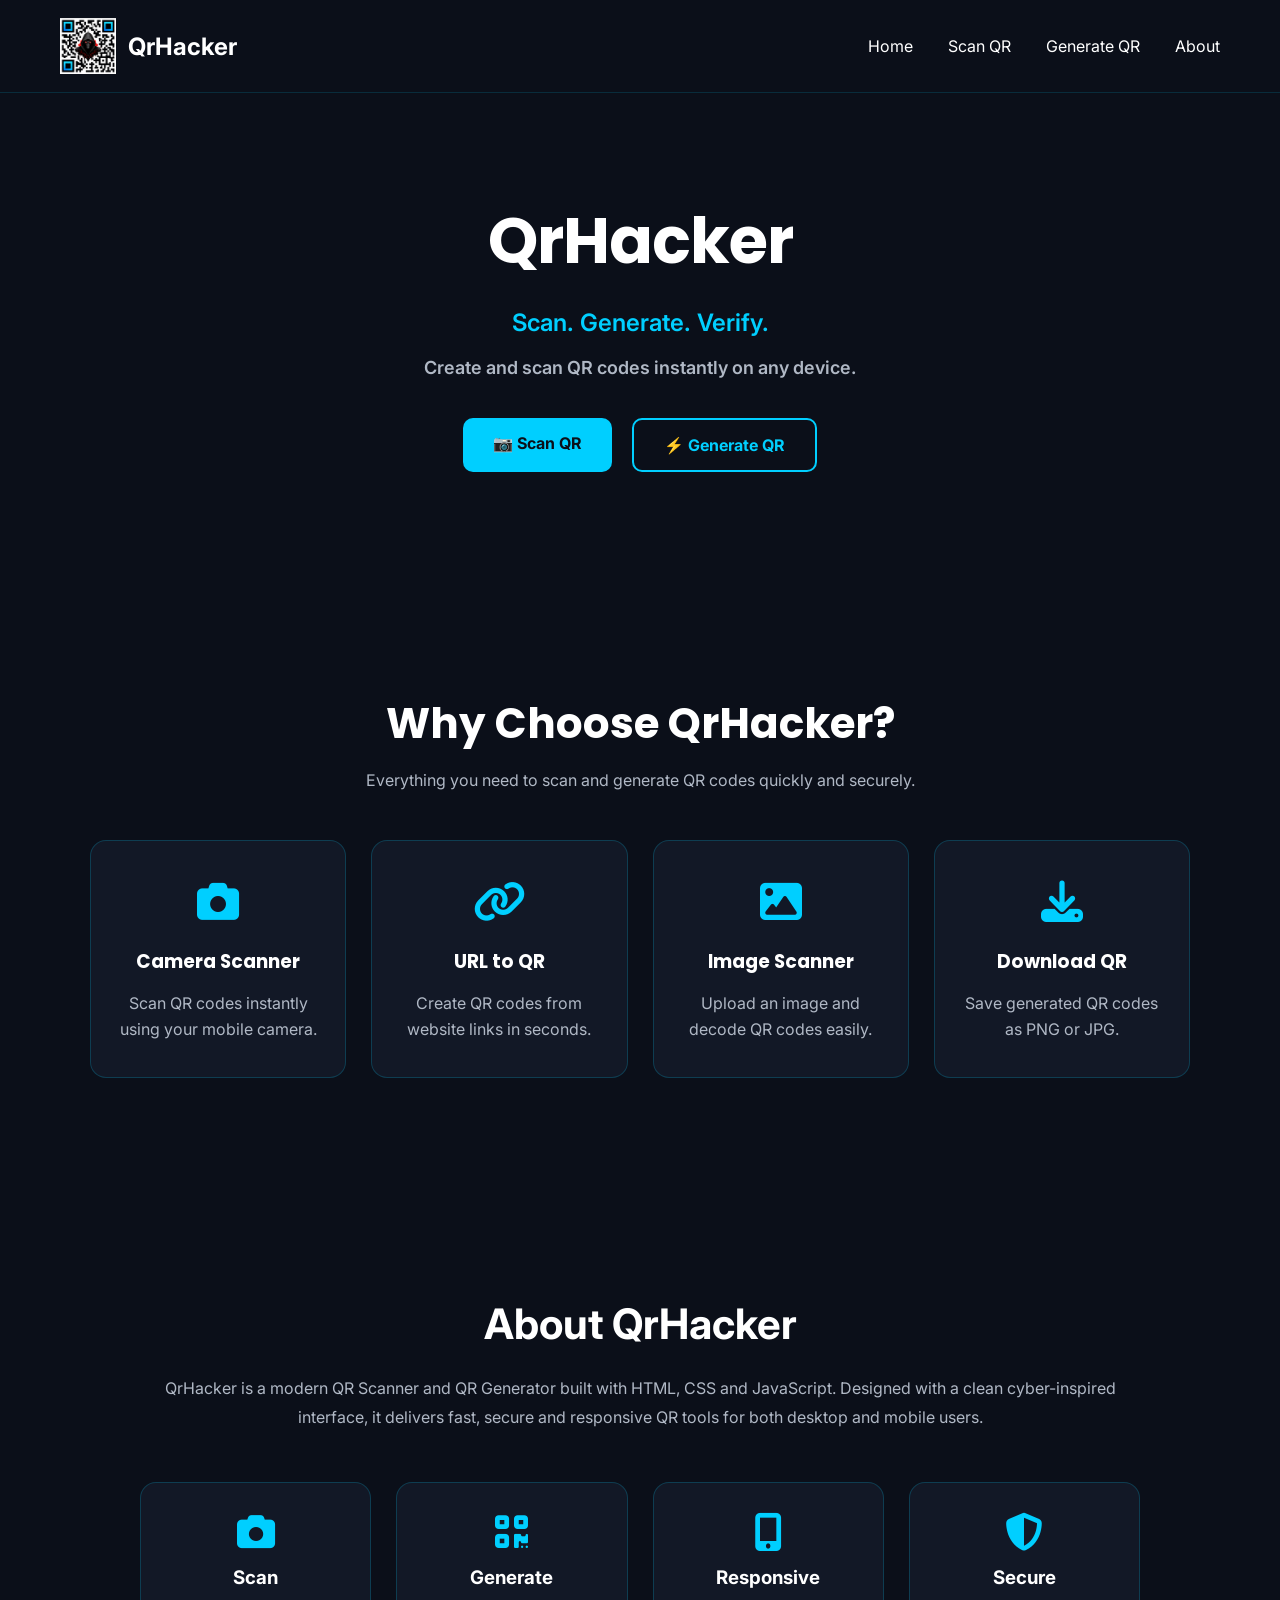
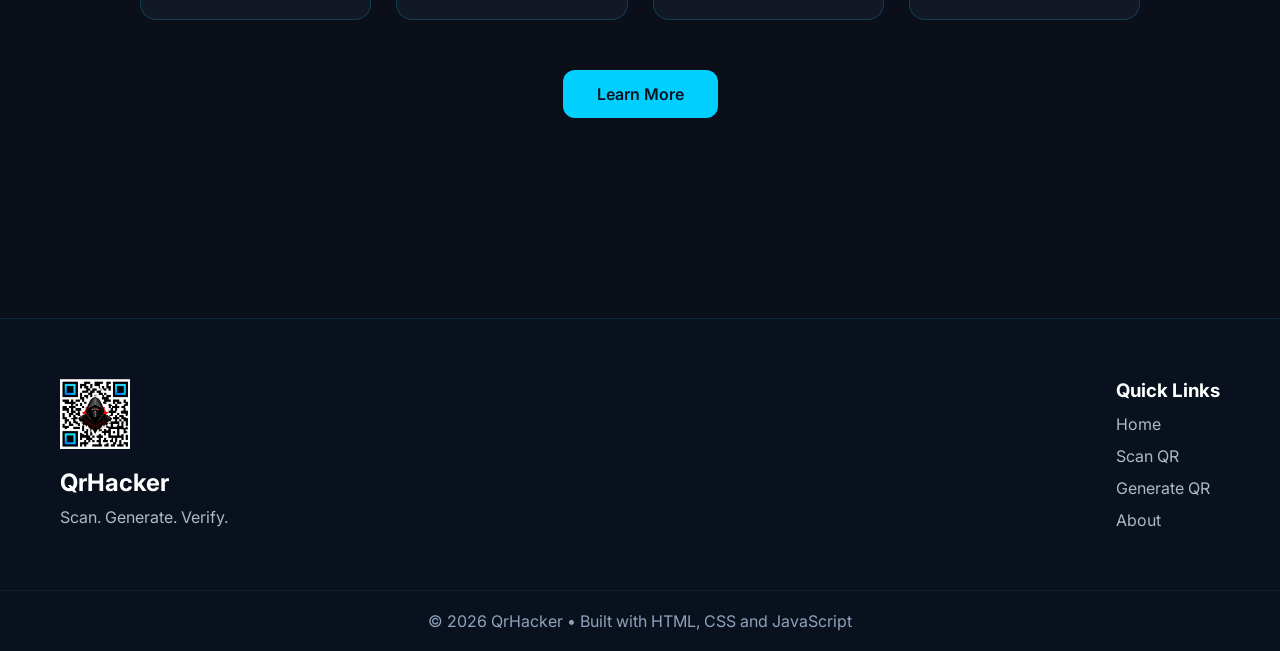
<file: index.html>
<!DOCTYPE html>
<html lang="en">

<head>
    <!-- Basic Website Information -->
    <meta charset="UTF-8">
    <meta name="viewport" content="width=device-width, initial-scale=1.0">

    <!-- Website Title -->
    <title>QrHacker</title>

    <!-- Google Fonts -->
<link rel="preconnect" href="https://fonts.googleapis.com">
<link rel="preconnect" href="https://fonts.gstatic.com" crossorigin>

<link href="https://fonts.googleapis.com/css2?family=Inter:wght@400;500;600&family=Poppins:wght@600;700;800&display=swap" rel="stylesheet">
<!-- Font Awesome Icons -->
<link rel="stylesheet"
      href="https://cdnjs.cloudflare.com/ajax/libs/font-awesome/6.7.2/css/all.min.css">
    <!-- Website Styles -->
    <link rel="stylesheet" href="css/style.css">
</head>

<body>

    <header class="navbar">

    <div class="logo">

        <!-- Temporary Logo -->
       <img src="assets/logo/qrhacker-logo.png"
     alt="QrHacker Logo"
     class="logo-image">

        <h1>QrHacker</h1>

    </div>

    <nav>

    <div class="menu-toggle" id="mobile-menu">
        <span></span>
        <span></span>
        <span></span>
    </div>

    <ul class="nav-links" id="nav-links">
        <li><a href="index.html">Home</a></li>
        <li><a href="scan.html">Scan QR</a></li>
        <li><a href="generate.html">Generate QR</a></li>
        <li><a href="about.html">About</a></li>
    </ul>

</nav>

</header>



<section class="hero hidden">

    <h2>QrHacker</h2>

    <p>
        Scan. Generate. Verify.
    </p>

    <p class="hero-description">
        Create and scan QR codes instantly on any device.
    </p>
    <div class="hero-buttons">

    <a href="scan.html" class="btn-primary">
        📷 Scan QR
    </a>

    <a href="generate.html" class="btn-secondary">
        ⚡ Generate QR
    </a>

</div>

</section>

<!-- ==========================================
     FEATURES
========================================== -->

<section class="features hidden">

    <h2>Why Choose QrHacker?</h2>

    <p class="features-subtitle">
        Everything you need to scan and generate QR codes quickly and securely.
    </p>

    <div class="features-grid">

        <div class="feature-card">
            <div class="feature-icon">
    <i class="fa-solid fa-camera"></i>
</div>
            <h3>Camera Scanner</h3>
            <p>Scan QR codes instantly using your mobile camera.</p>
        </div>

        <div class="feature-card">
            <div class="feature-icon">
    <i class="fa-solid fa-link"></i>
</div>
            <h3>URL to QR</h3>
            <p>Create QR codes from website links in seconds.</p>
        </div>

        <div class="feature-card">
            <div class="feature-icon">
    <i class="fa-solid fa-image"></i>
</div>
            <h3>Image Scanner</h3>
            <p>Upload an image and decode QR codes easily.</p>
        </div>

        <div class="feature-card">
            <div class="feature-icon">
    <i class="fa-solid fa-download"></i>
</div>
            <h3>Download QR</h3>
            <p>Save generated QR codes as PNG or JPG.</p>
        </div>

    </div>

</section>
<!-- ==========================================
     ABOUT PREVIEW
========================================== -->

<section class="about-preview hidden">

    <div class="about-preview-content">

        <h2>About QrHacker</h2>

        <p>
            QrHacker is a modern QR Scanner and QR Generator built with
            HTML, CSS and JavaScript. Designed with a clean cyber-inspired
            interface, it delivers fast, secure and responsive QR tools
            for both desktop and mobile users.
        </p>

        <div class="about-stats">

            <div class="stat-card">
                <i class="fa-solid fa-camera"></i>
                <h3>Scan</h3>
            </div>

            <div class="stat-card">
                <i class="fa-solid fa-qrcode"></i>
                <h3>Generate</h3>
            </div>

            <div class="stat-card">
                <i class="fa-solid fa-mobile-screen-button"></i>
                <h3>Responsive</h3>
            </div>

            <div class="stat-card">
                <i class="fa-solid fa-shield-halved"></i>
                <h3>Secure</h3>
            </div>

        </div>

        <a href="about.html" class="about-btn">
            Learn More
        </a>

    </div>

</section>

<!-- ==========================================
     FOOTER
========================================== -->
<footer>

    <div class="footer-container">

        <div class="footer-logo">

            <img src="assets/logo/qrhacker-logo.png" alt="QrHacker">

            <h2>QrHacker</h2>

            <p>Scan. Generate. Verify.</p>

        </div>

        <div class="footer-links">

            <h3>Quick Links</h3>

            <a href="index.html">Home</a>

            <a href="scan.html">Scan QR</a>

            <a href="generate.html">Generate QR</a>

            <a href="about.html">About</a>

        </div>

    </div>

    <div class="footer-bottom">

        © 2026 QrHacker • Built with HTML, CSS and JavaScript

    </div>

</footer>
<!-- ==========================================
     Back To Top Button
========================================== -->

<button
    id="backToTop"
    type="button"
    title="Back to Top"
    aria-label="Back to Top">

    <i class="fa-solid fa-arrow-up"></i>

</button>
    <!-- JavaScript -->
    <script src="js/script.js"></script>

</body>

</html>
</file>
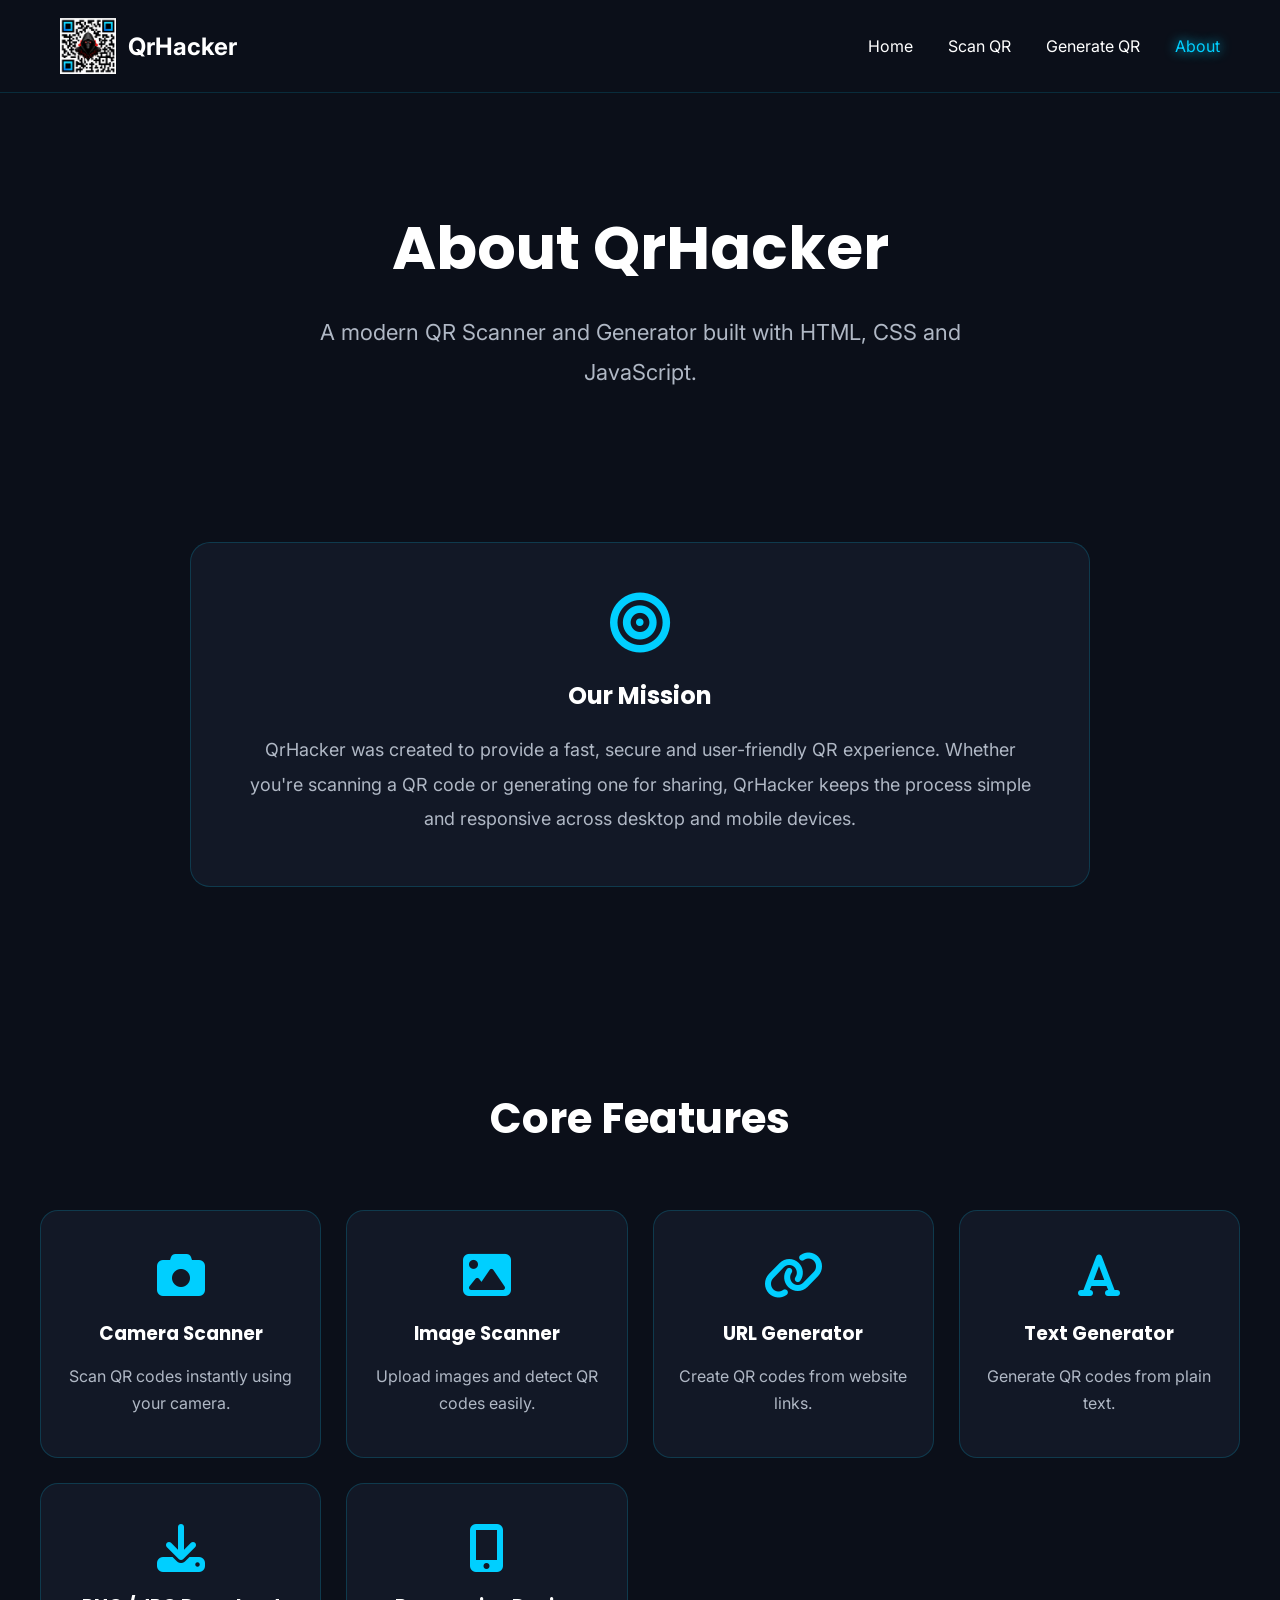
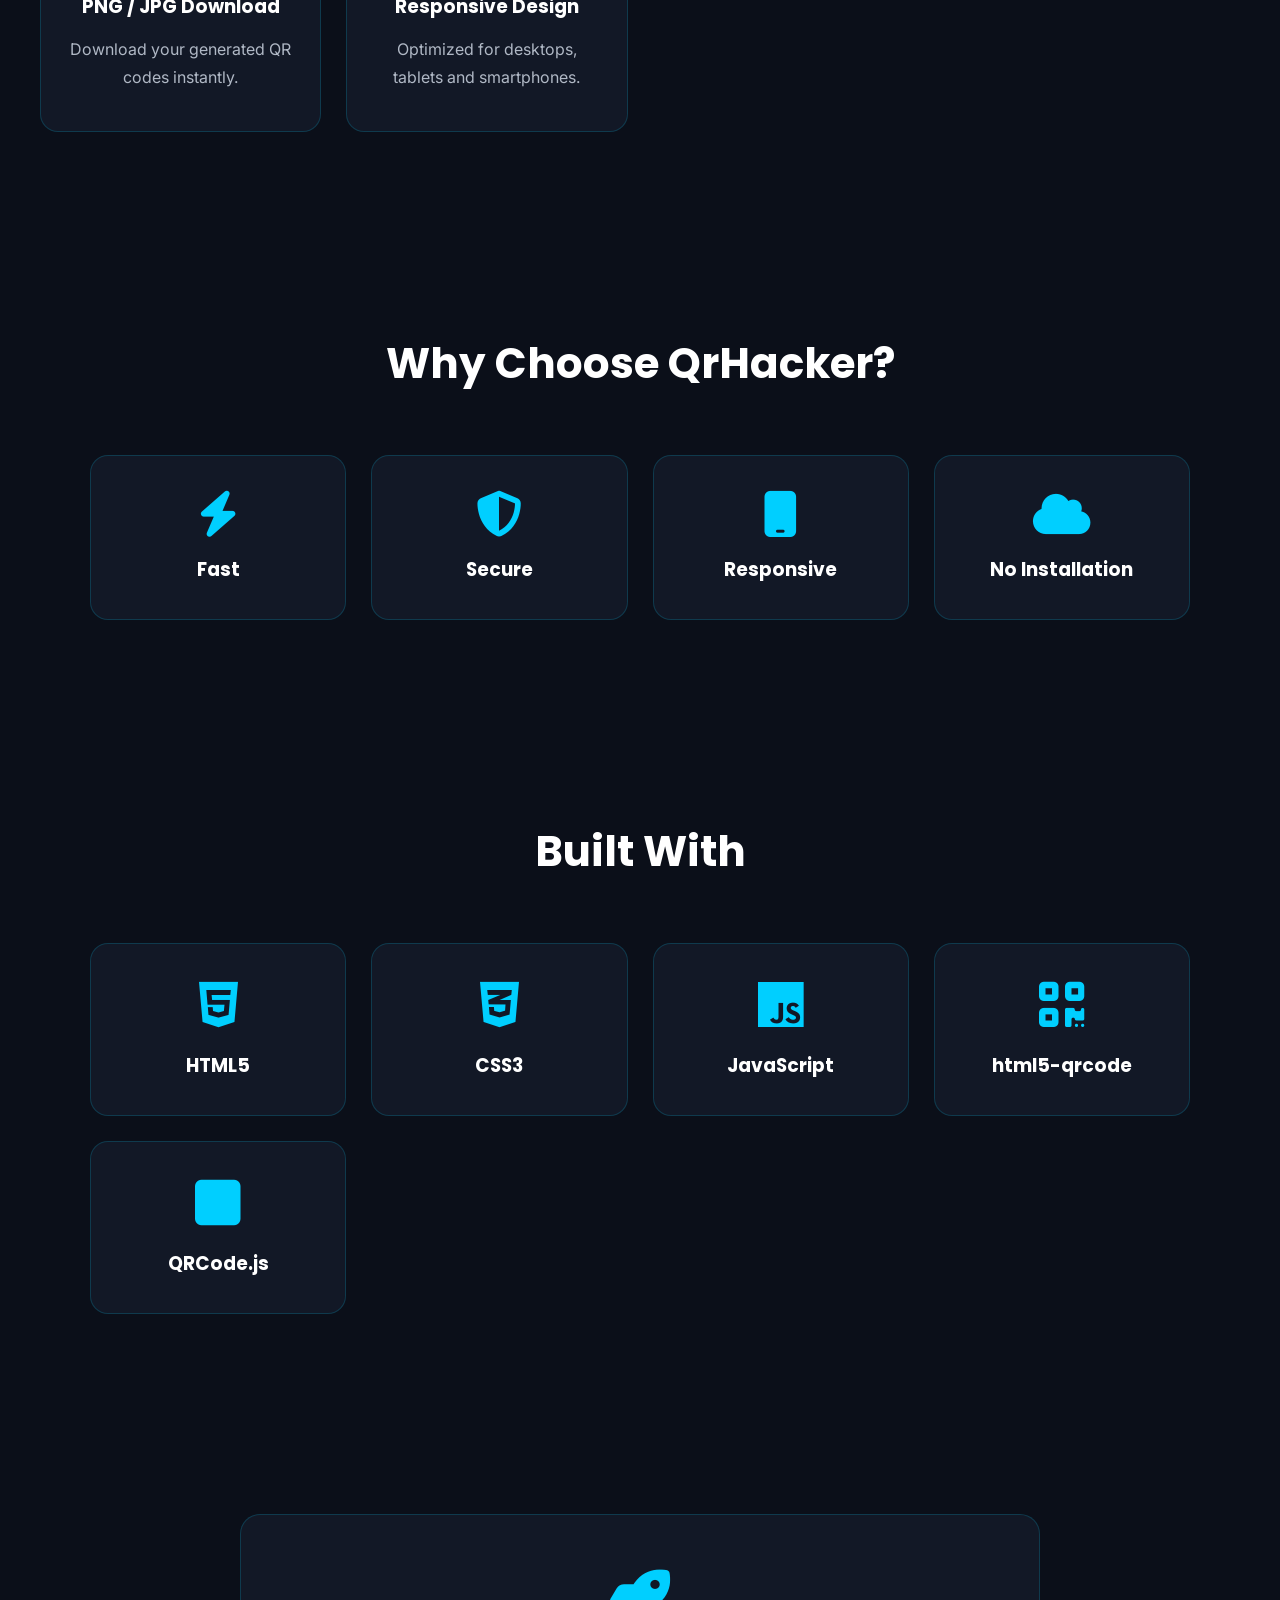
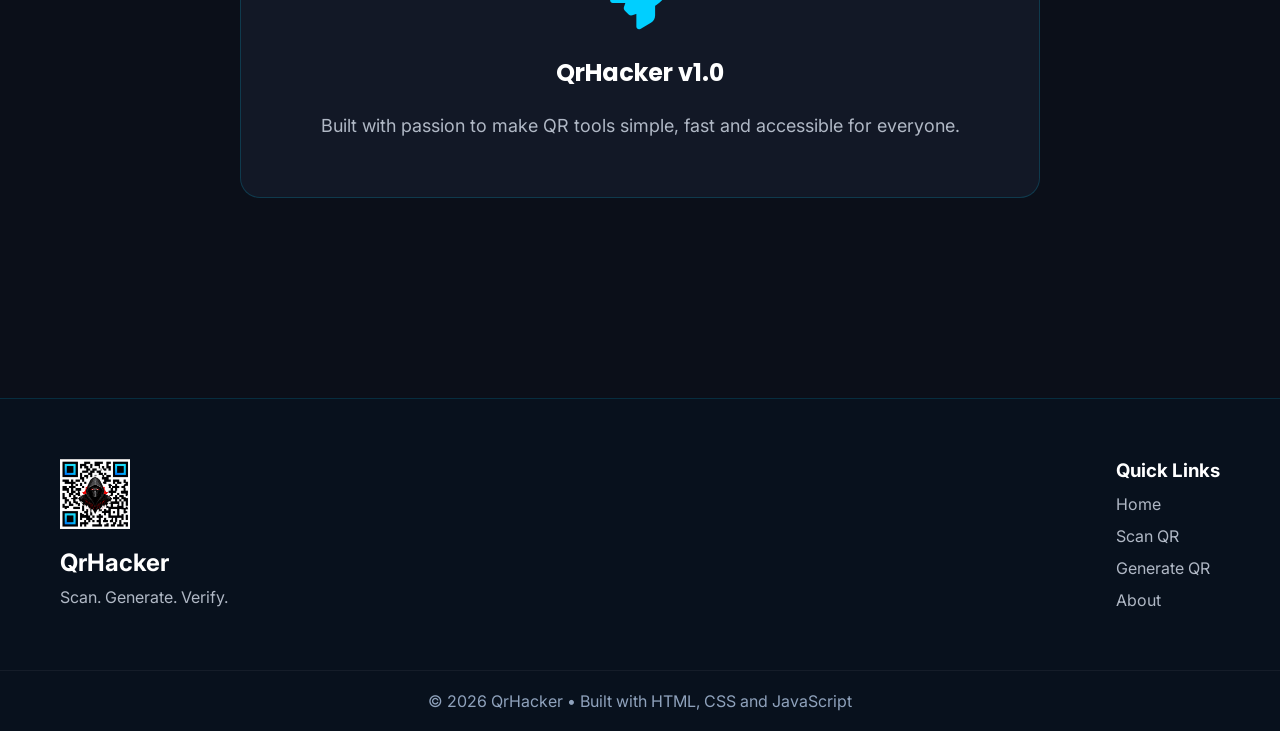
<file: about.html>
<!DOCTYPE html>
<html lang="en">

<head>

    <!-- Basic Website Information -->
    <meta charset="UTF-8">
    <meta name="viewport" content="width=device-width, initial-scale=1.0">

    <!-- Website Title -->
    <title>About | QrHacker</title>

    <!-- Google Fonts -->
    <link rel="preconnect" href="https://fonts.googleapis.com">
    <link rel="preconnect" href="https://fonts.gstatic.com" crossorigin>

    <link href="https://fonts.googleapis.com/css2?family=Inter:wght@400;500;600&family=Poppins:wght@600;700;800&display=swap" rel="stylesheet">

    <!-- Font Awesome -->
    <link rel="stylesheet"
    href="https://cdnjs.cloudflare.com/ajax/libs/font-awesome/6.7.2/css/all.min.css">

    <!-- CSS -->
    <link rel="stylesheet" href="css/about.css">

</head>

<body>

<!-- ==========================================
     NAVBAR
========================================== -->

<header class="navbar">

    <div class="logo">

        <img src="assets/logo/qrhacker-logo.png"
             alt="QrHacker Logo"
             class="logo-image">

        <h1>QrHacker</h1>

    </div>

    <nav>

        <div class="menu-toggle" id="mobile-menu">

            <span></span>
            <span></span>
            <span></span>

        </div>

        <ul class="nav-links" id="nav-links">

            <li><a href="index.html">Home</a></li>
            <li><a href="scan.html">Scan QR</a></li>
            <li><a href="generate.html">Generate QR</a></li>
            <li><a href="about.html" class="active">About</a></li>

        </ul>

    </nav>

</header>

<!-- ==========================================
     HERO
========================================== -->

<section class="about-hero hidden">

    <h2>About QrHacker</h2>

    <p>

        A modern QR Scanner and Generator built with
        HTML, CSS and JavaScript.

    </p>

</section>

<!-- ==========================================
     OUR MISSION
========================================== -->

<section class="mission-section hidden">

    <div class="mission-card">

        <i class="fa-solid fa-bullseye"></i>

        <h2>Our Mission</h2>

        <p>

            QrHacker was created to provide a fast,
            secure and user-friendly QR experience.
            Whether you're scanning a QR code or
            generating one for sharing, QrHacker
            keeps the process simple and responsive
            across desktop and mobile devices.

        </p>

    </div>

</section>

<!-- ==========================================
     FEATURES
========================================== -->

<section class="features-section hidden">

    <h2>Core Features</h2>

    <div class="features-grid">

        <div class="feature-card">
            <i class="fa-solid fa-camera"></i>
            <h3>Camera Scanner</h3>
            <p>Scan QR codes instantly using your camera.</p>
        </div>

        <div class="feature-card">
            <i class="fa-solid fa-image"></i>
            <h3>Image Scanner</h3>
            <p>Upload images and detect QR codes easily.</p>
        </div>

        <div class="feature-card">
            <i class="fa-solid fa-link"></i>
            <h3>URL Generator</h3>
            <p>Create QR codes from website links.</p>
        </div>

        <div class="feature-card">
            <i class="fa-solid fa-font"></i>
            <h3>Text Generator</h3>
            <p>Generate QR codes from plain text.</p>
        </div>

        <div class="feature-card">
            <i class="fa-solid fa-download"></i>
            <h3>PNG / JPG Download</h3>
            <p>Download your generated QR codes instantly.</p>
        </div>

        <div class="feature-card">
            <i class="fa-solid fa-mobile-screen-button"></i>
            <h3>Responsive Design</h3>
            <p>Optimized for desktops, tablets and smartphones.</p>
        </div>

    </div>

</section>

<!-- ==========================================
     WHY CHOOSE US
========================================== -->

<section class="why-section hidden">

    <h2>Why Choose QrHacker?</h2>

    <div class="why-grid">

        <div class="why-card">
            <i class="fa-solid fa-bolt"></i>
            <h3>Fast</h3>
        </div>

        <div class="why-card">
            <i class="fa-solid fa-shield-halved"></i>
            <h3>Secure</h3>
        </div>

        <div class="why-card">
            <i class="fa-solid fa-mobile"></i>
            <h3>Responsive</h3>
        </div>

        <div class="why-card">
            <i class="fa-solid fa-cloud"></i>
            <h3>No Installation</h3>
        </div>

    </div>

</section>

<!-- ==========================================
     TECHNOLOGIES
========================================== -->

<section class="tech-section hidden">

    <h2>Built With</h2>

    <div class="tech-grid">

        <div class="tech-card">
            <i class="fa-brands fa-html5"></i>
            <h3>HTML5</h3>
        </div>

        <div class="tech-card">
            <i class="fa-brands fa-css3-alt"></i>
            <h3>CSS3</h3>
        </div>

        <div class="tech-card">
            <i class="fa-brands fa-js"></i>
            <h3>JavaScript</h3>
        </div>

        <div class="tech-card">
            <i class="fa-solid fa-qrcode"></i>
            <h3>html5-qrcode</h3>
        </div>

        <div class="tech-card">
            <i class="fa-solid fa-square"></i>
            <h3>QRCode.js</h3>
        </div>

    </div>

</section>

<!-- ==========================================
     VERSION
========================================== -->

<section class="version-section hidden">

    <div class="version-card">

        <i class="fa-solid fa-rocket"></i>

        <h2>QrHacker v1.0</h2>

        <p>

            Built with passion to make QR tools
            simple, fast and accessible for everyone.

        </p>

    </div>

</section>

<!-- ==========================================
     FOOTER
========================================== -->

<footer>

    <div class="footer-container">

        <div class="footer-logo">

            <img src="assets/logo/qrhacker-logo.png"
                 alt="QrHacker">

            <h2>QrHacker</h2>

            <p>Scan. Generate. Verify.</p>

        </div>

        <div class="footer-links">

            <h3>Quick Links</h3>

            <a href="index.html">Home</a>
            <a href="scan.html">Scan QR</a>
            <a href="generate.html">Generate QR</a>
            <a href="about.html">About</a>

        </div>

    </div>

    <div class="footer-bottom">

        © 2026 QrHacker • Built with HTML, CSS and JavaScript

    </div>

</footer>

<!-- ==========================================
     BACK TO TOP
========================================== -->

<button
id="backToTop"
type="button"
title="Back To Top"
aria-label="Back To Top">

<i class="fa-solid fa-arrow-up"></i>

</button>

<!-- JavaScript -->

<script src="js/script.js"></script>

</body>

</html>
</file>
<file: css/style.css>
/* ==========================================
   QrHacker v1.0
   Main Stylesheet
========================================== */
html{
    scroll-behavior:smooth;
}
body{

    overflow-x:hidden;

}
* {
    margin: 0;
    padding: 0;
    box-sizing: border-box;
}

body {
    background-color: #0B0F19;
    color: #FFFFFF;
    font-family: "Inter", sans-serif;
}
/* ==========================================
   Navigation Bar
========================================== */

.navbar {
    display: flex;
    justify-content: space-between;
    align-items: center;

    padding: 18px 60px;

    background: #0B0F19;

    border-bottom: 1px solid rgba(0, 207, 255, 0.15);

    position: sticky;
    top: 0;

    z-index: 1000;
}

.logo {
    display: flex;
    align-items: center;
    gap: 12px;
}

.logo-image {
    width: 56px;
    height: 56px;
    object-fit: contain;
    transition: transform 0.3s ease;
}

.logo-image:hover {
     transform:rotate(-5deg) scale(1.08);}

.logo h1 {

    font-size: 24px;

    color: white;
}

.nav-links {

    display: flex;

    list-style: none;

    gap: 35px;
}

.nav-links a {

    text-decoration: none;

    color: white;

    transition: 3s;
}

.nav-links a:hover{

    color:#00CFFF;

    text-shadow:0 0 10px #00CFFF;

}
/* ==========================================
   Hero Section
========================================== */

.hero {

    text-align: center;

    padding: 100px 20px;

}

.hero h2 {

    font-family: "Poppins", sans-serif;

    font-size: 64px;

    font-weight: 700;

    margin-bottom: 20px;

    letter-spacing: -1px;

}

.hero p {

    font-size: 24px;

    font-weight: 600;

    color: #00CFFF;

}

.hero-description {

    margin-top: 20px;

    font-size: 18px !important;

    color: #B0B8C5 !important;

}
/* ==========================================
   Hero Buttons
========================================== */

.hero-buttons {

    margin-top: 40px;

    display: flex;

    justify-content: center;

    gap: 20px;

}

.hero-buttons a {

    text-decoration: none;

    padding: 15px 30px;

    border-radius: 10px;

    font-weight: bold;

    transition: 0.3s;

}
.hero-buttons a{

    transition:.3s ease;

}

.hero-buttons a:hover{

    transform:translateY(-4px);

}

.btn-primary {

    background: #00CFFF;

    color: #0B0F19;

}

.btn-primary:hover {

    transform: translateY(-3px);

}

.btn-secondary {

    border: 2px solid #00CFFF;

    color: #00CFFF;

}

.btn-secondary:hover {

    background: #00CFFF;

    color: #0B0F19;

}

/* ==========================================
   Features
========================================== */

.features {

    padding: 120px 20px;

    text-align: center;

}

.features h2 {

    font-size: 42px;

    font-family: "Poppins", sans-serif;

}

.features-subtitle {

    color: #B0B8C5;

    margin-top: 15px;

    margin-bottom: 50px;

}

.features-grid {

    display: grid;

    grid-template-columns: repeat(auto-fit, minmax(250px, 1fr));

    gap: 25px;

    max-width: 1100px;

    margin: auto;

}

.feature-card {

    background: #121826;

    border: 1px solid rgba(0,207,255,.20);

    border-radius: 16px;

    padding: 35px 25px;

    transition: .3s;

}

.feature-card:hover{

    transform:translateY(-10px) scale(1.03);

    border-color:#00CFFF;

    box-shadow:0 0 30px rgba(0,207,255,.35);

}
.feature-icon {

    font-size: 42px;

    margin-bottom: 20px;

}

.feature-card h3 {

    margin-bottom: 15px;

    font-family: "Poppins", sans-serif;

}

.feature-card p {

    color: #B0B8C5;

    line-height: 1.6;

}
.feature-icon {

    font-size: 42px;

    color: #00CFFF;

    margin-bottom: 20px;

    transition: transform .3s ease;

}

.feature-card:hover .feature-icon {

    transform: scale(1.2) rotate(5deg);

}
/* ==========================================
   About Preview
========================================== */

.about-preview{

    padding:100px 20px;

    text-align:center;

}

.about-preview-content{

    max-width:1000px;

    margin:auto;

}

.about-preview h2{

    font-size:42px;

    margin-bottom:25px;

}

.about-preview p{

    color:#B0B8C5;

    line-height:1.8;

    margin-bottom:50px;

}

.about-stats{

    display:grid;

    grid-template-columns:repeat(auto-fit,minmax(180px,1fr));

    gap:25px;

    margin-bottom:50px;

}

.stat-card{

    background:#121826;

    border:1px solid rgba(0,207,255,.2);

    border-radius:16px;

    padding:30px;

    transition:.3s;

}

.stat-card:hover{

    transform:translateY(-8px);

    border-color:#00CFFF;

    box-shadow:0 0 25px rgba(0,207,255,.30);

}

.stat-card i{

    font-size:38px;

    color:#00CFFF;

    margin-bottom:15px;

}

.about-btn{

    display:inline-block;

    padding:14px 34px;

    background:#00CFFF;

    color:#0B1220;

    text-decoration:none;

    font-weight:600;

    border-radius:12px;

    transition:.3s;

}

.about-btn:hover{

    transform:translateY(-3px);

    box-shadow:0 0 20px rgba(0,207,255,.40);

}
/* ==========================================
   Footer
========================================== */

footer{

    margin-top:100px;

    background:#08111D;

    border-top:1px solid rgba(0,207,255,.15);

}

.footer-container{

    max-width:1200px;

    margin:auto;

    display:flex;

    justify-content:space-between;

    flex-wrap:wrap;

    gap:40px;

    padding:60px 20px;

}

.footer-logo img{

    width:70px;

    margin-bottom:15px;

}

.footer-logo h2{

    margin-bottom:10px;

}

.footer-logo p{

    color:#B0B8C5;

}

.footer-links{

    display:flex;

    flex-direction:column;

    gap:12px;

}

.footer-links h3{

    color:white;

}

.footer-links a{

    color:#B0B8C5;

    text-decoration:none;

    transition:.3s;

}

.footer-links a:hover{

    color:#00CFFF;

}

.footer-bottom{

    text-align:center;

    padding:20px;

    border-top:1px solid rgba(255,255,255,.05);

    color:#8FA2BC;

}
/* ==========================================
   Scroll Animation
========================================== */

.hidden{

    opacity:0;

    transform:translateY(60px);

    transition:all .8s ease;

}

.show{

    opacity:1;

    transform:translateY(0);

}
/* ==========================================
   Responsive Navbar
========================================== */

.menu-toggle{

    display:none;

    flex-direction:column;

    cursor:pointer;

    gap:6px;

}

.menu-toggle span{

    width:28px;

    height:3px;

    background:#ffffff;

    border-radius:5px;

    transition:.3s;

}

/* Mobile */

@media (max-width:768px){

    .menu-toggle{

        display:flex;

    }

    .nav-links{

        position:absolute;

        top:80px;

        left:0;

        width:100%;

        background:#0B1220;

        flex-direction:column;

        align-items:center;

        padding:25px 0;

        display:none;

        border-top:1px solid rgba(0,207,255,.2);

    }

    .nav-links.active{

        display:flex;

    }

    .nav-links li{

        margin:15px 0;

    }

}
/* ==========================================
   Back To Top Button
========================================== */

#backToTop{

    position:fixed;

    bottom:30px;

    right:30px;

    width:55px;

    height:55px;

    border:none;

    border-radius:50%;

    background:#00CFFF;

    color:#0B1220;

    font-size:20px;

    cursor:pointer;

    display:none;

    justify-content:center;

    align-items:center;

    box-shadow:0 0 20px rgba(0,207,255,.35);

    transition:all .3s ease;

    z-index:999;

}

#backToTop:hover{

    transform:translateY(-5px) scale(1.08);

    box-shadow:0 0 30px rgba(0,207,255,.55);

}
/* ==========================================
   Mobile Hero
========================================== */

@media (max-width:768px){

    .hero{

        padding:80px 20px;

        min-height:80vh;

    }

    .hero h1{

        font-size:48px;

    }

    .hero p{

        font-size:18px;

    }

    .hero-buttons{

        display:flex;

        flex-direction:column;

        gap:15px;

        align-items:center;

    }

    .hero-buttons a{

        width:230px;

        text-align:center;

    }

}
@media (max-width:768px){

    nav{

        padding:15px 20px;

    }

    .logo img{

        width:55px;

    }

    .logo h1{

        font-size:28px;

    }

}
@media (max-width:768px){

    .features-grid{

        grid-template-columns:1fr;

    }

}
@media (max-width:768px){

    .about-preview h2{

        font-size:34px;

    }

    .about-preview p{

        font-size:17px;

    }

}
@media (max-width:768px){

    .footer-container{

        flex-direction:column;

        text-align:center;

    }

}
@media (max-width:768px){

    #backToTop{

        width:48px;

        height:48px;

        bottom:20px;

        right:20px;

    }

}
</file>
<file: css/about.css>
/* ==========================================
   QrHacker v1.0
   About Page Styles
========================================== */

html{
    scroll-behavior:smooth;
}

*{
    margin:0;
    padding:0;
    box-sizing:border-box;
}

body{

    background:#0B0F19;
    color:#FFFFFF;
    font-family:"Inter",sans-serif;
    overflow-x:hidden;

}

/* ==========================================
   NAVBAR
========================================== */

.navbar{

    display:flex;
    justify-content:space-between;
    align-items:center;

    padding:18px 60px;

    background:#0B0F19;

    border-bottom:1px solid rgba(0,207,255,.15);

    position:sticky;
    top:0;

    z-index:1000;

}

.logo{

    display:flex;
    align-items:center;
    gap:12px;

}

.logo-image{

    width:56px;
    transition:.3s ease;

}

.logo-image:hover{

    transform:rotate(-5deg) scale(1.08);

}

.logo h1{

    font-size:24px;
    color:white;

}

.nav-links{

    display:flex;
    gap:35px;
    list-style:none;

}

.nav-links a{

    text-decoration:none;
    color:white;
    transition:.3s;

}

.nav-links a:hover,
.nav-links a.active{

    color:#00CFFF;
    text-shadow:0 0 12px #00CFFF;

}

/* ==========================================
   HERO
========================================== */

.about-hero{

    text-align:center;

    padding:110px 20px;

}

.about-hero h2{

    font-family:"Poppins",sans-serif;

    font-size:60px;

    margin-bottom:20px;

}

.about-hero p{

    max-width:700px;

    margin:auto;

    color:#B0B8C5;

    font-size:22px;

    line-height:1.8;

}

/* ==========================================
   MISSION
========================================== */

.mission-section{

    padding:40px 20px 100px;

}

.mission-card{

    max-width:900px;

    margin:auto;

    background:#121826;

    border:1px solid rgba(0,207,255,.18);

    border-radius:20px;

    padding:50px;

    text-align:center;

    transition:.3s;

}

.mission-card:hover{

    transform:translateY(-8px);

    border-color:#00CFFF;

    box-shadow:0 0 30px rgba(0,207,255,.35);

}

.mission-card i{

    font-size:60px;

    color:#00CFFF;

    margin-bottom:25px;

}

.mission-card h2{

    font-family:"Poppins",sans-serif;

    margin-bottom:20px;

}

.mission-card p{

    color:#B0B8C5;

    line-height:1.9;

    font-size:18px;

}

/* ==========================================
   FEATURES
========================================== */

.features-section{

    padding:100px 20px;

    text-align:center;

}

.features-section h2{

    font-size:42px;

    margin-bottom:60px;

    font-family:"Poppins",sans-serif;

}

.features-grid{

    display:grid;

    grid-template-columns:repeat(auto-fit,minmax(260px,1fr));

    gap:25px;

    max-width:1200px;

    margin:auto;

}

.feature-card{

    background:#121826;

    border:1px solid rgba(0,207,255,.18);

    border-radius:18px;

    padding:40px 25px;

    transition:.3s;

}

.feature-card:hover{

    transform:translateY(-10px);

    border-color:#00CFFF;

    box-shadow:0 0 30px rgba(0,207,255,.35);

}

.feature-card i{

    font-size:48px;

    color:#00CFFF;

    margin-bottom:20px;

    transition:.3s;

}

.feature-card:hover i{

    transform:scale(1.15) rotate(6deg);

}

.feature-card h3{

    margin-bottom:15px;

    font-family:"Poppins",sans-serif;

}

.feature-card p{

    color:#B0B8C5;

    line-height:1.7;

}
/* ==========================================
   WHY CHOOSE US
========================================== */

.why-section{

    padding:100px 20px;

    text-align:center;

}

.why-section h2{

    font-size:42px;

    font-family:"Poppins",sans-serif;

    margin-bottom:60px;

}

.why-grid{

    display:grid;

    grid-template-columns:repeat(auto-fit,minmax(220px,1fr));

    gap:25px;

    max-width:1100px;

    margin:auto;

}

.why-card{

    background:#121826;

    border:1px solid rgba(0,207,255,.18);

    border-radius:18px;

    padding:35px;

    transition:.3s;

}

.why-card:hover{

    transform:translateY(-8px);

    border-color:#00CFFF;

    box-shadow:0 0 30px rgba(0,207,255,.35);

}

.why-card i{

    font-size:46px;

    color:#00CFFF;

    margin-bottom:18px;

}

.why-card h3{

    font-family:"Poppins",sans-serif;

}

/* ==========================================
   TECHNOLOGIES
========================================== */

.tech-section{

    padding:100px 20px;

    text-align:center;

}

.tech-section h2{

    font-size:42px;

    font-family:"Poppins",sans-serif;

    margin-bottom:60px;

}

.tech-grid{

    display:grid;

    grid-template-columns:repeat(auto-fit,minmax(220px,1fr));

    gap:25px;

    max-width:1100px;

    margin:auto;

}

.tech-card{

    background:#121826;

    border:1px solid rgba(0,207,255,.18);

    border-radius:18px;

    padding:35px;

    transition:.3s;

}

.tech-card:hover{

    transform:translateY(-10px);

    border-color:#00CFFF;

    box-shadow:0 0 30px rgba(0,207,255,.35);

}

.tech-card i{

    font-size:52px;

    color:#00CFFF;

    margin-bottom:20px;

}

.tech-card h3{

    font-family:"Poppins",sans-serif;

}

/* ==========================================
   VERSION
========================================== */

.version-section{

    padding:100px 20px;

}

.version-card{

    max-width:800px;

    margin:auto;

    background:#121826;

    border:1px solid rgba(0,207,255,.18);

    border-radius:20px;

    padding:55px;

    text-align:center;

    transition:.3s;

}

.version-card:hover{

    transform:translateY(-8px);

    border-color:#00CFFF;

    box-shadow:0 0 35px rgba(0,207,255,.35);

}

.version-card i{

    font-size:60px;

    color:#00CFFF;

    margin-bottom:25px;

}

.version-card h2{

    font-family:"Poppins",sans-serif;

    margin-bottom:20px;

}

.version-card p{

    color:#B0B8C5;

    line-height:1.8;

    font-size:18px;

}

/* ==========================================
   FOOTER
========================================== */

footer{

    margin-top:100px;

    background:#08111D;

    border-top:1px solid rgba(0,207,255,.15);

}

.footer-container{

    max-width:1200px;

    margin:auto;

    display:flex;

    justify-content:space-between;

    flex-wrap:wrap;

    gap:40px;

    padding:60px 20px;

}

.footer-logo img{

    width:70px;

    margin-bottom:15px;

}

.footer-logo h2{

    margin-bottom:10px;

}

.footer-logo p{

    color:#B0B8C5;

}

.footer-links{

    display:flex;

    flex-direction:column;

    gap:12px;

}

.footer-links h3{

    color:white;

}

.footer-links a{

    color:#B0B8C5;

    text-decoration:none;

    transition:.3s;

}

.footer-links a:hover{

    color:#00CFFF;

}

.footer-bottom{

    text-align:center;

    padding:20px;

    color:#8FA2BC;

    border-top:1px solid rgba(255,255,255,.05);

}

/* ==========================================
   SCROLL ANIMATION
========================================== */

.hidden{

    opacity:0;

    transform:translateY(60px);

    transition:.8s ease;

}

.show{

    opacity:1;

    transform:translateY(0);

}

/* ==========================================
   MOBILE MENU
========================================== */

.menu-toggle{

    display:none;

    flex-direction:column;

    gap:6px;

    cursor:pointer;

}

.menu-toggle span{

    width:28px;

    height:3px;

    background:white;

    border-radius:6px;

}

/* ==========================================
   BACK TO TOP
========================================== */

#backToTop{

    position:fixed;

    bottom:30px;

    right:30px;

    width:55px;

    height:55px;

    border:none;

    border-radius:50%;

    background:#00CFFF;

    color:#0B0F19;

    font-size:20px;

    display:none;

    justify-content:center;

    align-items:center;

    cursor:pointer;

    transition:.3s;

    z-index:999;

    box-shadow:0 0 20px rgba(0,207,255,.35);

}

#backToTop:hover{

    transform:translateY(-5px);

    box-shadow:0 0 30px rgba(0,207,255,.55);

}

/* ==========================================
   RESPONSIVE
========================================== */

@media(max-width:768px){

    .navbar{

        padding:18px 20px;

    }

    .menu-toggle{

        display:flex;

    }

    .nav-links{

        position:absolute;

        top:80px;

        left:0;

        width:100%;

        background:#0B1220;

        display:none;

        flex-direction:column;

        align-items:center;

        padding:25px 0;

        border-top:1px solid rgba(0,207,255,.2);

    }

    .nav-links.active{

        display:flex;

    }

    .nav-links li{

        margin:15px 0;

    }

    .about-hero h2{

        font-size:42px;

    }

    .about-hero p{

        font-size:18px;

    }

    .mission-card{

        padding:30px;

    }

    .features-grid,
    .why-grid,
    .tech-grid{

        grid-template-columns:1fr;

    }

    .footer-container{

        flex-direction:column;

        text-align:center;

    }

    #backToTop{

        width:48px;

        height:48px;

        right:20px;

        bottom:20px;

    }

}
</file>
